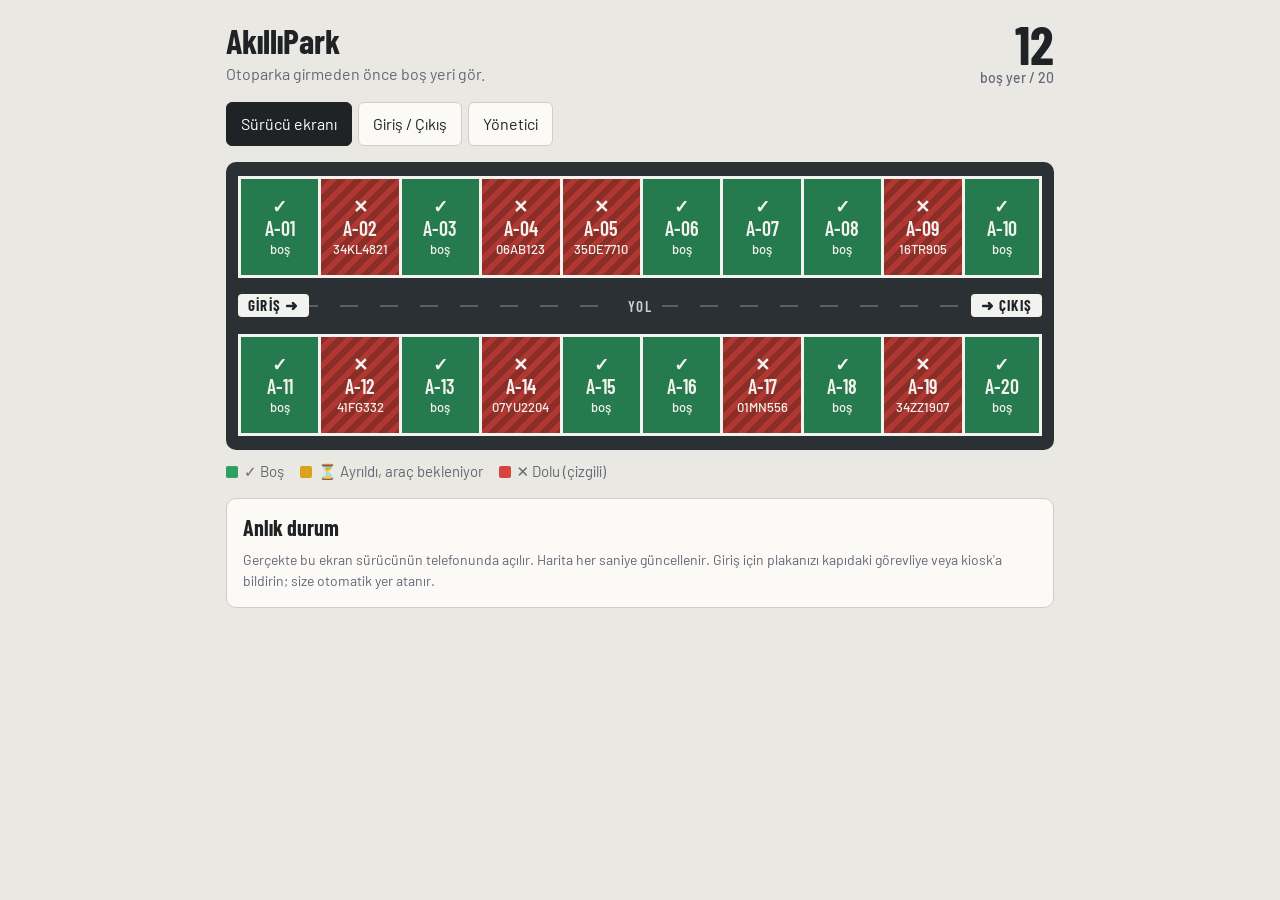
<file: index.html>
<!DOCTYPE html>
<html lang="tr">
<head>
<meta charset="utf-8">
<meta name="viewport" content="width=device-width, initial-scale=1, viewport-fit=cover">
<title>AkıllıPark Prototipi v2</title>
<link href="https://fonts.googleapis.com/css2?family=Barlow+Condensed:wght@600;700&family=Barlow:wght@400;500&display=swap" rel="stylesheet">
<style>
:root{--bg:#e9e8e3;--panel:#fbfaf7;--ink:#1f2326;--mute:#667;--line:#cfcdc6;--asphalt:#2b3035;--paint:#f2f2ee;--free:#2f9e63;--busy:#d6453d;--wait:#d9a21b;--btn:#1f2326;--btnink:#fff;
box-sizing:border-box;padding-top:env(safe-area-inset-top,0px);padding-bottom:env(safe-area-inset-bottom,0px)}
@media (prefers-color-scheme:dark){:root:not([data-theme="light"]){--bg:#15181b;--panel:#1f2327;--ink:#ecebe6;--mute:#9aa0a6;--line:#383d42;--asphalt:#2b3035;--btn:#ecebe6;--btnink:#15181b}}
:root[data-theme="dark"]{--bg:#15181b;--panel:#1f2327;--ink:#ecebe6;--mute:#9aa0a6;--line:#383d42;--btn:#ecebe6;--btnink:#15181b}
*{box-sizing:border-box}
html{scroll-padding-top:env(safe-area-inset-top,0px)}
body{margin:0;background:var(--bg);color:var(--ink);font:16px/1.5 Barlow,system-ui,sans-serif}
.wrap{max-width:860px;margin:0 auto;padding:20px 16px 40px}
h1{font:700 34px/1 "Barlow Condensed",Impact,sans-serif;margin:0}
h2{font:700 22px/1.1 "Barlow Condensed",Impact,sans-serif;margin:0 0 10px}
header{display:flex;justify-content:space-between;align-items:flex-end;gap:12px;flex-wrap:wrap;margin-bottom:16px}
header p{margin:4px 0 0;color:var(--mute)}
.count{font:700 54px/0.9 "Barlow Condensed",Impact,sans-serif;text-align:right}
.count small{display:block;font:500 14px Barlow,sans-serif;color:var(--mute)}
nav{display:flex;gap:6px;margin-bottom:16px;flex-wrap:wrap}
nav button{border:1px solid var(--line);background:var(--panel);color:var(--ink);padding:9px 14px;border-radius:6px;font:inherit;cursor:pointer}
nav button[aria-selected="true"]{background:var(--btn);color:var(--btnink);border-color:var(--btn)}
button:focus-visible,input:focus-visible,.spot:focus-visible{outline:3px solid var(--wait);outline-offset:2px}
.lot{background:var(--asphalt);border-radius:10px;padding:14px 12px;color:var(--paint)}
.row{display:grid;grid-template-columns:repeat(10,1fr);gap:0;border-top:3px solid var(--paint);border-bottom:3px solid var(--paint)}
.lane{height:56px;display:flex;align-items:center;justify-content:space-between;color:#c9ced6;font:600 15px "Barlow Condensed",sans-serif;letter-spacing:.08em;background:repeating-linear-gradient(90deg,transparent 0 22px,#59606a 22px 40px) center/100% 2px no-repeat}
.lane span{background:var(--asphalt);padding:0 10px}
.spot{height:96px;position:relative;border:0;border-left:3px solid var(--paint);border-right:0;background:transparent;color:var(--paint);font:600 20px "Barlow Condensed",sans-serif;display:flex;flex-direction:column;align-items:center;justify-content:center;gap:1px;cursor:default;padding:0}
.row .spot:last-child{border-right:3px solid var(--paint)}
.spot small{font:500 13px Barlow,sans-serif}
.spot.free{background:color-mix(in srgb,var(--free) 78%,#000)}
.spot.busy{background:repeating-linear-gradient(135deg,rgba(0,0,0,.2) 0 6px,transparent 6px 12px),color-mix(in srgb,var(--busy) 82%,#000)}
.spot.wait{background:color-mix(in srgb,var(--wait) 80%,#000)}
.admin .spot{cursor:pointer}
.legend{display:flex;gap:16px;flex-wrap:wrap;margin-top:10px;color:var(--mute);font-size:14px}
.legend i{display:inline-block;width:12px;height:12px;border-radius:2px;margin-right:6px;vertical-align:-1px}
.panel{background:var(--panel);border:1px solid var(--line);border-radius:10px;padding:16px;margin-top:16px}
.form{display:flex;gap:8px;flex-wrap:wrap}
input{flex:1 1 180px;padding:11px 12px;font:600 20px "Barlow Condensed",sans-serif;letter-spacing:.06em;text-transform:uppercase;border:2px solid var(--ink);border-radius:6px;background:var(--panel);color:var(--ink)}
.btn{padding:11px 18px;border:0;border-radius:6px;font:inherit;font-weight:500;cursor:pointer;background:var(--btn);color:var(--btnink)}
.btn.in{background:var(--free);color:#fff}.btn.out{background:var(--busy);color:#fff}
.msg{margin-top:12px;padding:10px 12px;border-radius:6px;border-left:5px solid var(--line);background:var(--bg);min-height:44px}
.msg.ok{border-color:var(--free)}.msg.err{border-color:var(--busy)}
ul{list-style:none;margin:0;padding:0}
li{display:flex;justify-content:space-between;align-items:center;gap:8px;padding:8px 0;border-bottom:1px solid var(--line);font-size:15px}
li:last-child{border:0}
li .t{color:var(--mute);font-size:13px;white-space:nowrap}
li.w{color:var(--busy)}
.small{padding:6px 10px;font-size:14px}
.hint{color:var(--mute);font-size:14px;margin:0 0 10px}
.hidden{display:none}
@media(max-width:560px){.row{grid-template-columns:repeat(5,1fr)}.spot{height:84px;font-size:17px}.count{font-size:44px}}
.ic{font-size:18px;line-height:1}
.gate{background:var(--paint);color:#1f2326;padding:2px 10px;border-radius:4px;font-size:15px}
.legend{font-size:15px}
.mine{outline:4px solid #fff;outline-offset:-7px;animation:pulse 1.2s ease-in-out infinite;z-index:1}
.mine::after{content:"SİZİN YERİNİZ";position:absolute;top:3px;font:700 10px Barlow,sans-serif;background:#fff;color:#111;padding:1px 5px;border-radius:3px;white-space:nowrap}
@keyframes pulse{0%,100%{outline-color:#fff}50%{outline-color:rgba(255,255,255,.15)}}
@media(prefers-reduced-motion:reduce){.mine{animation:none}}
.mine-banner{background:var(--btn);color:var(--btnink);border-radius:8px;padding:12px 14px;margin-bottom:12px;font-size:17px}
.mine-banner span{font-weight:700}
</style>
</head>
<body>
<div class="wrap">
<header>
  <div><h1>AkıllıPark</h1><p>Otoparka girmeden önce boş yeri gör.</p></div>
  <div class="count"><span id="cnt">0</span><small id="cntlbl">boş yer</small></div>
</header>
<nav role="tablist">
  <button role="tab" data-v="driver" aria-selected="true">Sürücü ekranı</button>
  <button role="tab" data-v="kiosk" aria-selected="false">Giriş / Çıkış</button>
  <button role="tab" data-v="admin" aria-selected="false">Yönetici</button>
</nav>

<div class="mine-banner hidden" id="mineBanner" role="status"></div>
<div class="lot" id="lot" aria-label="Park yeri haritası">
  <div class="row" id="rowA"></div>
  <div class="lane"><b class="gate">GİRİŞ ➜</b><span>YOL</span><b class="gate">➜ ÇIKIŞ</b></div>
  <div class="row" id="rowB"></div>
</div>
<div class="legend">
  <span><i style="background:var(--free)"></i>✓ Boş</span>
  <span><i style="background:var(--wait)"></i>⏳ Ayrıldı, araç bekleniyor</span>
  <span><i style="background:var(--busy)"></i>✕ Dolu (çizgili)</span>
</div>

<section id="v-driver" class="panel">
  <h2>Anlık durum</h2>
  <p class="hint" style="margin:0">Gerçekte bu ekran sürücünün telefonunda açılır. Harita her saniye güncellenir. Giriş için plakanızı kapıdaki görevliye veya kiosk'a bildirin; size otomatik yer atanır.</p>
</section>

<section id="v-kiosk" class="panel hidden">
  <h2>Plaka ile işlem yap</h2>
  <p class="hint">Gerçekte bu ekran otopark girişindeki kiosk'ta olur.</p>
  <p class="hint">Örnek plaka: 34 ABC 123. Demoda ayrılan yer 60 saniye sonra serbest kalır (gerçekte 10 dakika).</p>
  <div class="form">
    <input id="plate" placeholder="34 ABC 123" maxlength="12" autocomplete="off" aria-label="Plaka">
    <button class="btn in" id="bIn">Giriş yap</button>
    <button class="btn out" id="bOut">Çıkış yap</button>
  </div>
  <div class="msg" id="msg" role="status">Bir plaka yazıp işlem seçin.</div>
  <h2 style="margin-top:18px">Bekleyen yerler</h2>
  <ul id="waitList"></ul>
</section>

<section id="v-admin" class="panel hidden">
  <h2>Yönetici paneli</h2>
  <p class="hint">Haritadaki bir yere tıklayarak boş / dolu durumunu elle değiştirin. Gerçek sistemde bu panel şifreyle korunur.</p>
  <h2 style="margin-top:14px">Kayıtlar ve uyarılar</h2>
  <ul id="log"></ul>
</section>
</div>

<script>
const TIMEOUT=60; // saniye (demo)
const RX=/^(0[1-9]|[1-7][0-9]|8[01])[A-Z]{1,3}\d{2,4}$/;
const spots=[];
for(let i=1;i<=20;i++)spots.push({code:'A-'+String(i).padStart(2,'0'),st:'free',plate:'',until:0});
['34KL4821','06AB123','35DE7710','16TR905','41FG332','07YU2204','01MN556','34ZZ1907'].forEach((p,k)=>{const s=spots[[1,3,4,8,11,13,16,18][k]];s.st='busy';s.plate=p});
const logs=[];let mySpot=null;let view='driver';
const $=id=>document.getElementById(id);
const fmt=p=>{const m=p.match(/^(\d{2})([A-Z]+)(\d+)$/);return m?m.join(' ').replace(/^(\d+) /,'$1 ').replace(/(\D) (\d)/,'$1 $2'):p};
const pretty=p=>{const m=p.match(/^(\d{2})([A-Z]+)(\d+)$/);return m?m[1]+' '+m[2]+' '+m[3]:p};
const norm=v=>v.toUpperCase().replace(/[^A-Z0-9]/g,'');
const now=()=>new Date().toLocaleTimeString('tr-TR',{hour:'2-digit',minute:'2-digit',second:'2-digit'});
function log(t,warn){logs.unshift({t,warn,time:now()});if(logs.length>40)logs.pop();}
function say(t,c){const m=$('msg');m.textContent=t;m.className='msg '+c}
function banner(){
  const el=$('mineBanner');const s=spots.find(x=>x.code===mySpot);
  if(!s||s.st==='free'){mySpot=null;el.classList.add('hidden');return}
  const i=spots.indexOf(s),sira=i<10?'üst':'alt',n=(i%10)+1;
  el.classList.remove('hidden');
  el.innerHTML='<b>Yeriniz: '+s.code+'</b> · girişten sonra '+sira+' sırada, '+n+'. yer'+(s.st==='wait'?' · <span>'+Math.max(0,Math.ceil((s.until-Date.now())/1000))+' sn içinde park edin</span>':' · ✓ park edildi');
}
function render(){
  banner();
  const free=spots.filter(s=>s.st==='free').length;
  $('cnt').textContent=free;$('cntlbl').textContent='boş yer / '+spots.length;
  [['rowA',0],['rowB',10]].forEach(([id,off])=>{
    const r=$(id);r.innerHTML='';
    spots.slice(off,off+10).forEach((s,i)=>{
      const b=document.createElement('button');
      b.className='spot '+s.st+(s.code===mySpot&&s.st!=='free'?' mine':'');b.type='button';
      const left=Math.max(0,Math.ceil((s.until-Date.now())/1000));
      const sub=s.st==='free'?'boş':s.st==='wait'?s.plate+' · '+left+' sn':s.plate;
      b.innerHTML='<span class="ic">'+({free:'✓',wait:'⏳',busy:'✕'})[s.st]+'</span><span>'+s.code+'</span><small>'+sub+'</small>';
      b.setAttribute('aria-label',s.code+' '+sub);
      b.onclick=()=>{if(view==='admin')toggle(s)};
      r.appendChild(b);
    });
  });
  $('lot').classList.toggle('admin',view==='admin');
  $('waitList').innerHTML=spots.filter(s=>s.st==='wait').map(s=>{
    const left=Math.max(0,Math.ceil((s.until-Date.now())/1000));
    return '<li><span><b>'+s.code+'</b> · '+pretty(s.plate)+'</span><span class="t">'+left+' sn kaldı</span><button class="btn small" data-c="'+s.code+'">Park etti (QR onayı)</button></li>';
  }).join('')||'<li><span class="t">Bekleyen yer yok.</span></li>';
  $('log').innerHTML=logs.map(l=>'<li class="'+(l.warn?'w':'')+'"><span>'+(l.warn?'⚠ ':'')+l.t+'</span><span class="t">'+l.time+'</span></li>').join('')||'<li><span class="t">Henüz kayıt yok.</span></li>';
}
function toggle(s){
  if(s.st==='free'){s.st='busy';s.plate='MANUEL';log(s.code+' elle DOLU yapıldı.')}
  else{log(s.code+' elle BOŞ yapıldı ('+s.plate+').');s.st='free';s.plate='';s.until=0}
  render();
}
function enter(){
  const p=norm($('plate').value);
  if(!RX.test(p))return say('Geçersiz plaka. Biçim: 34 ABC 123','err'),log('Geçersiz plaka denendi: '+($('plate').value||'boş'),true),render();
  if(spots.some(s=>s.plate===p&&s.st!=='free'))return say(pretty(p)+' zaten içeride. İkinci giriş reddedildi.','err'),log(pretty(p)+' için çift giriş denemesi.',true),render();
  const s=spots.find(x=>x.st==='free');
  if(!s)return say('Otopark dolu. Giriş reddedildi.','err'),log('Kapasite dolu, giriş reddedildi: '+pretty(p),true),render();
  s.st='wait';s.plate=p;s.until=Date.now()+TIMEOUT*1000;mySpot=s.code;
  say('Size '+s.code+' ayrıldı. '+TIMEOUT+' saniye içinde park edin.','ok');log(pretty(p)+' girdi, '+s.code+' atandı.');render();
}
function exit(){
  const p=norm($('plate').value);
  const s=spots.find(x=>x.plate===p&&x.st!=='free');
  if(!s)return say((p?pretty(p):'Bu plaka')+' içeride görünmüyor. Uyarı kaydedildi.','err'),log('İçeride olmayan plaka çıkış denedi: '+(p||'boş'),true),render();
  s.st='free';s.plate='';s.until=0;
  say(pretty(p)+' çıkış yaptı. '+s.code+' boşaldı.','ok');log(pretty(p)+' çıktı, '+s.code+' boşaldı.');render();
}
$('bIn').onclick=enter;$('bOut').onclick=exit;
$('plate').addEventListener('keydown',e=>{if(e.key==='Enter')enter()});
$('waitList').addEventListener('click',e=>{
  const c=e.target.dataset.c;if(!c)return;
  const s=spots.find(x=>x.code===c);s.st='busy';s.until=0;log(s.code+' park onayı alındı ('+pretty(s.plate)+').');render();
});
document.querySelectorAll('nav button').forEach(b=>b.onclick=()=>{
  view=b.dataset.v;
  document.querySelectorAll('nav button').forEach(x=>x.setAttribute('aria-selected',x===b));
  ['driver','kiosk','admin'].forEach(v=>$('v-'+v).classList.toggle('hidden',v!==view));
  render();
});
setInterval(()=>{
  let ch=false;
  spots.forEach(s=>{if(s.st==='wait'&&Date.now()>=s.until){log(s.code+' süresi doldu, yer boşa çıktı ('+pretty(s.plate)+').',true);s.st='free';s.plate='';s.until=0;ch=true}});
  render();
},1000);
log('Sistem başlatıldı, 8 araç içeride.');render();
</script>
</body>
</html>
</file>
